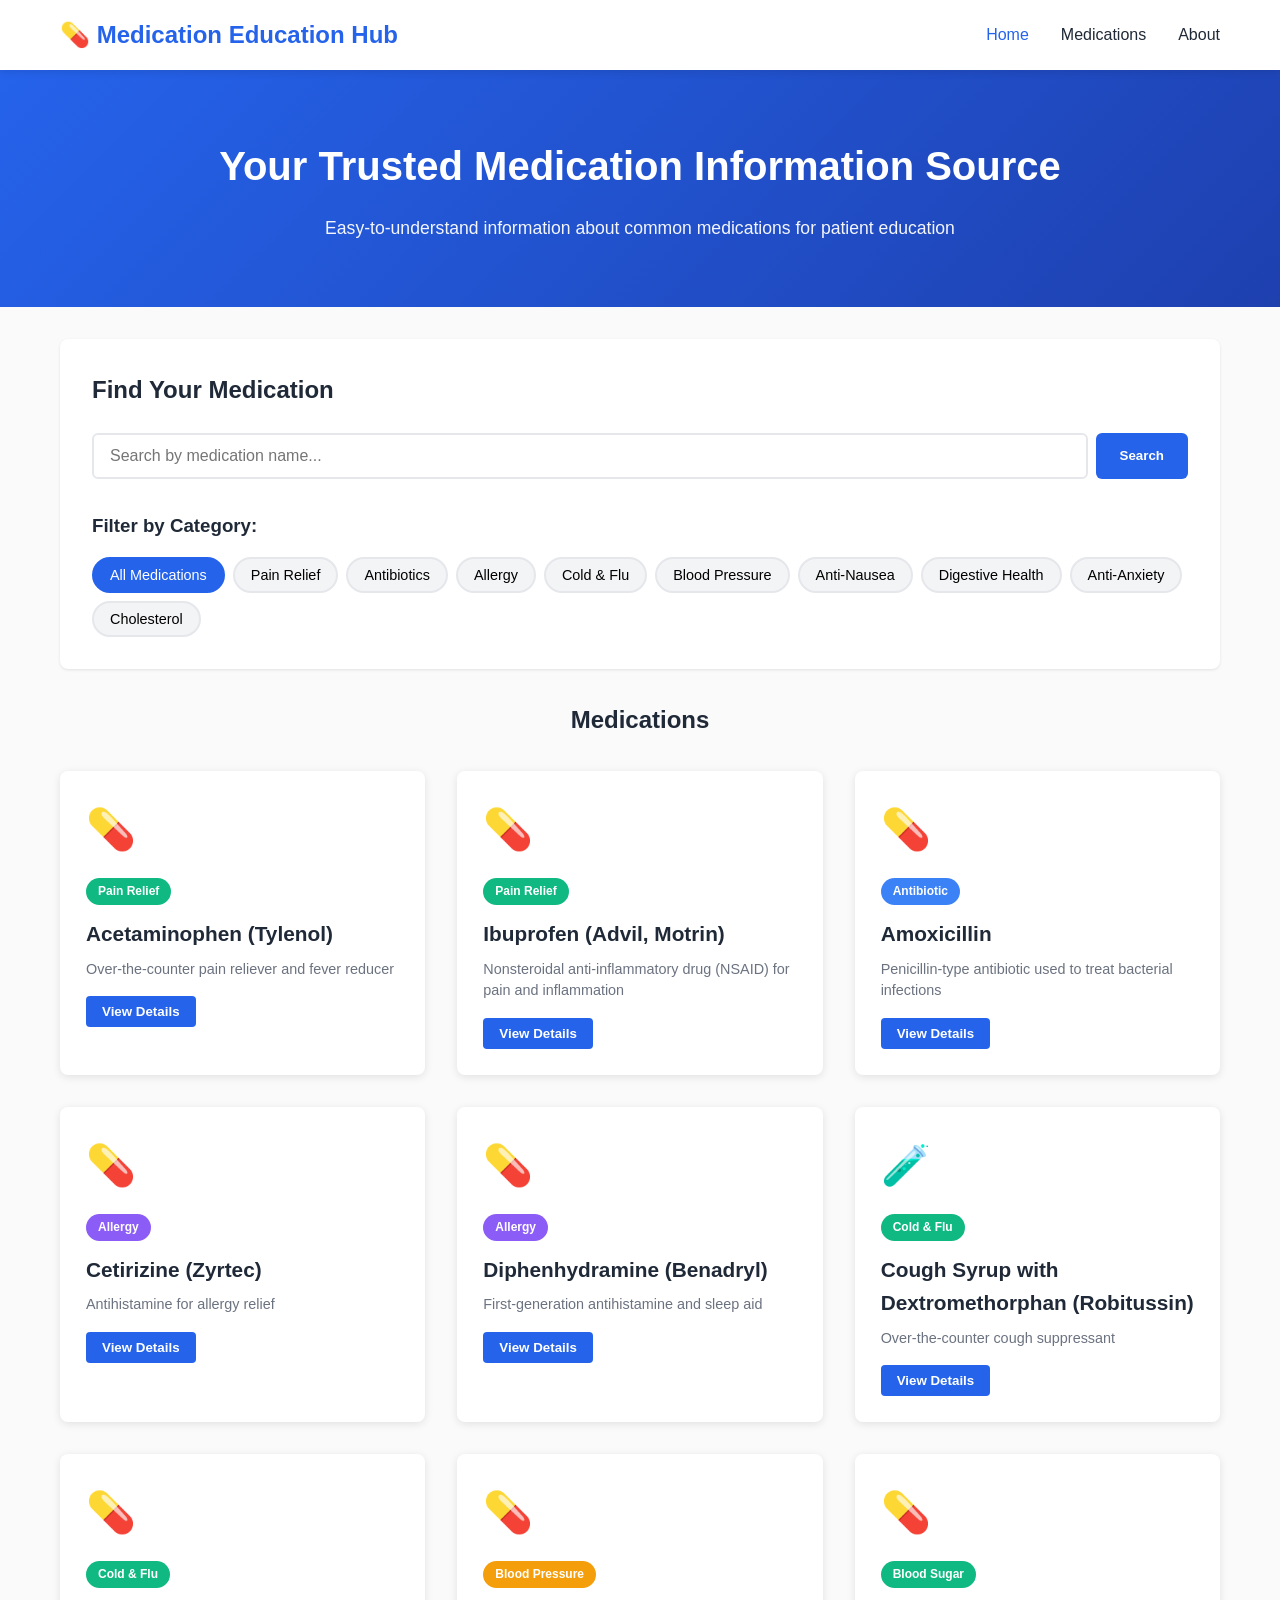
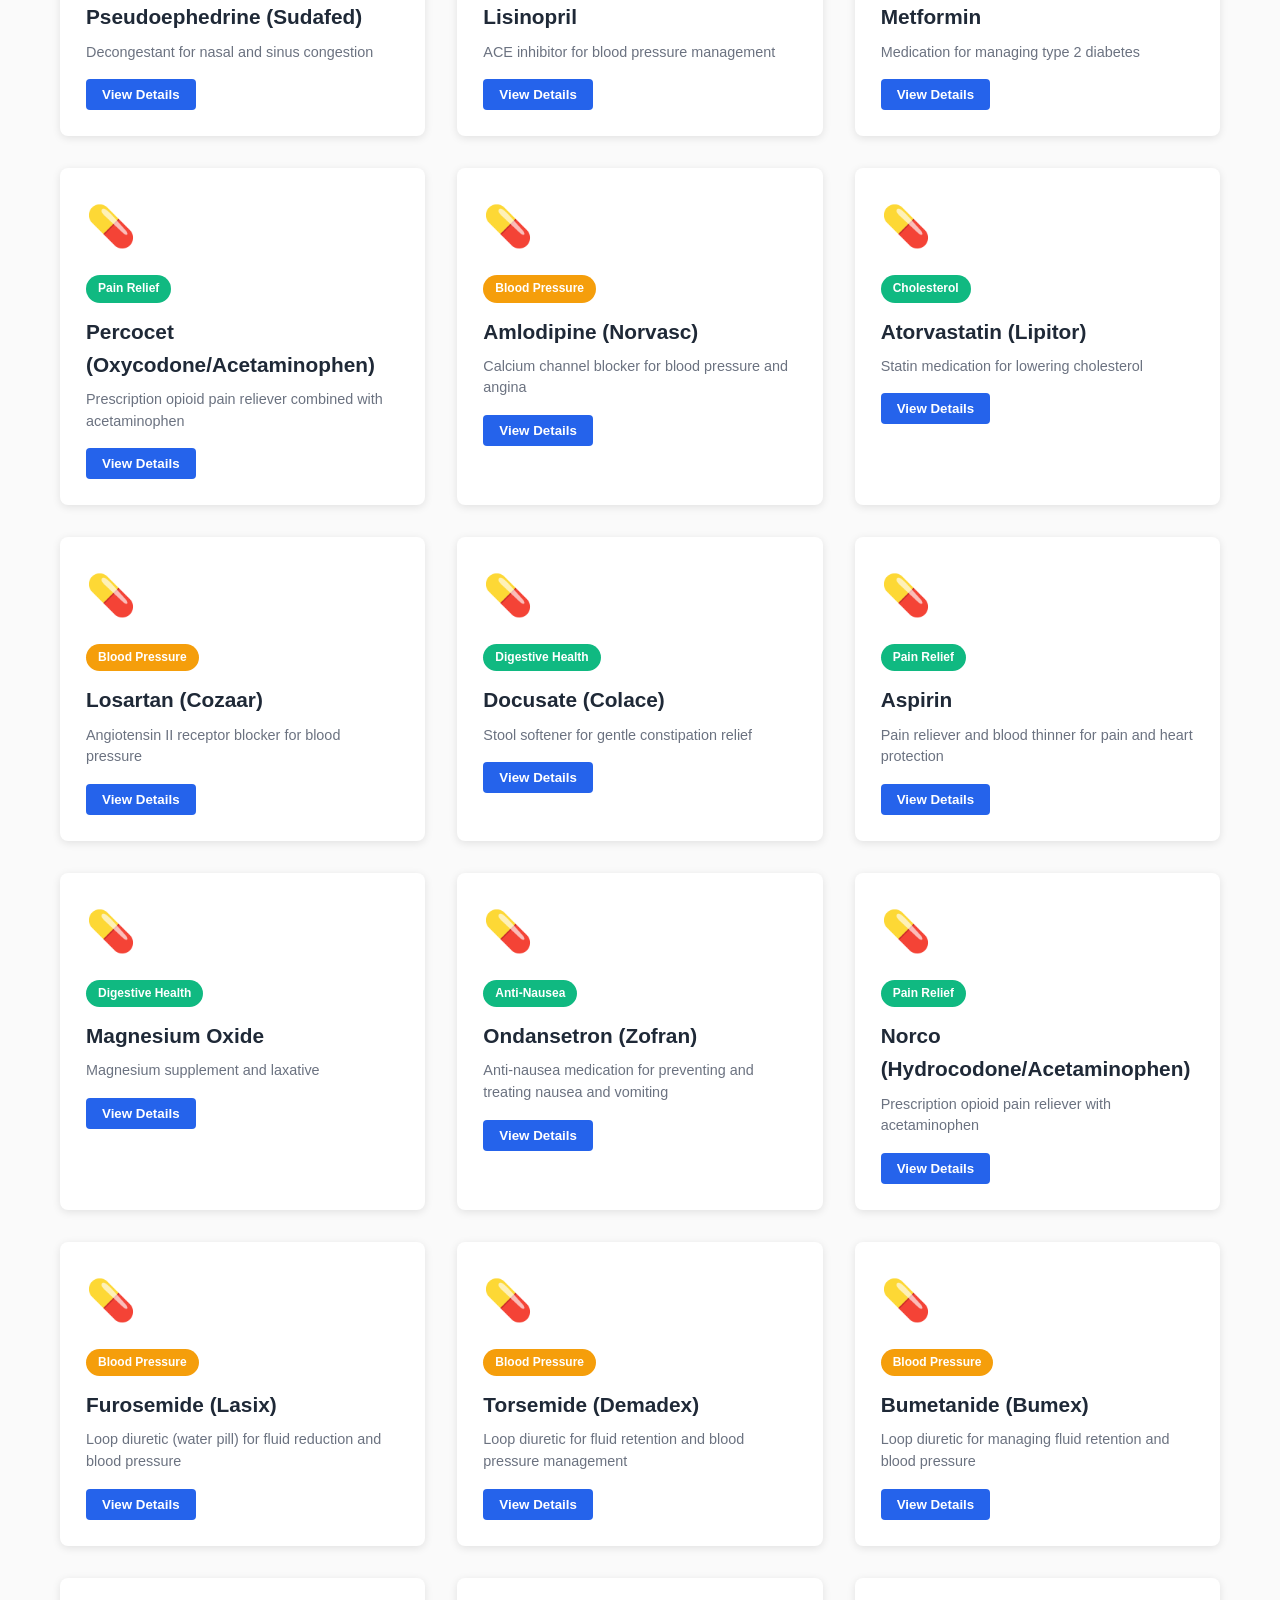
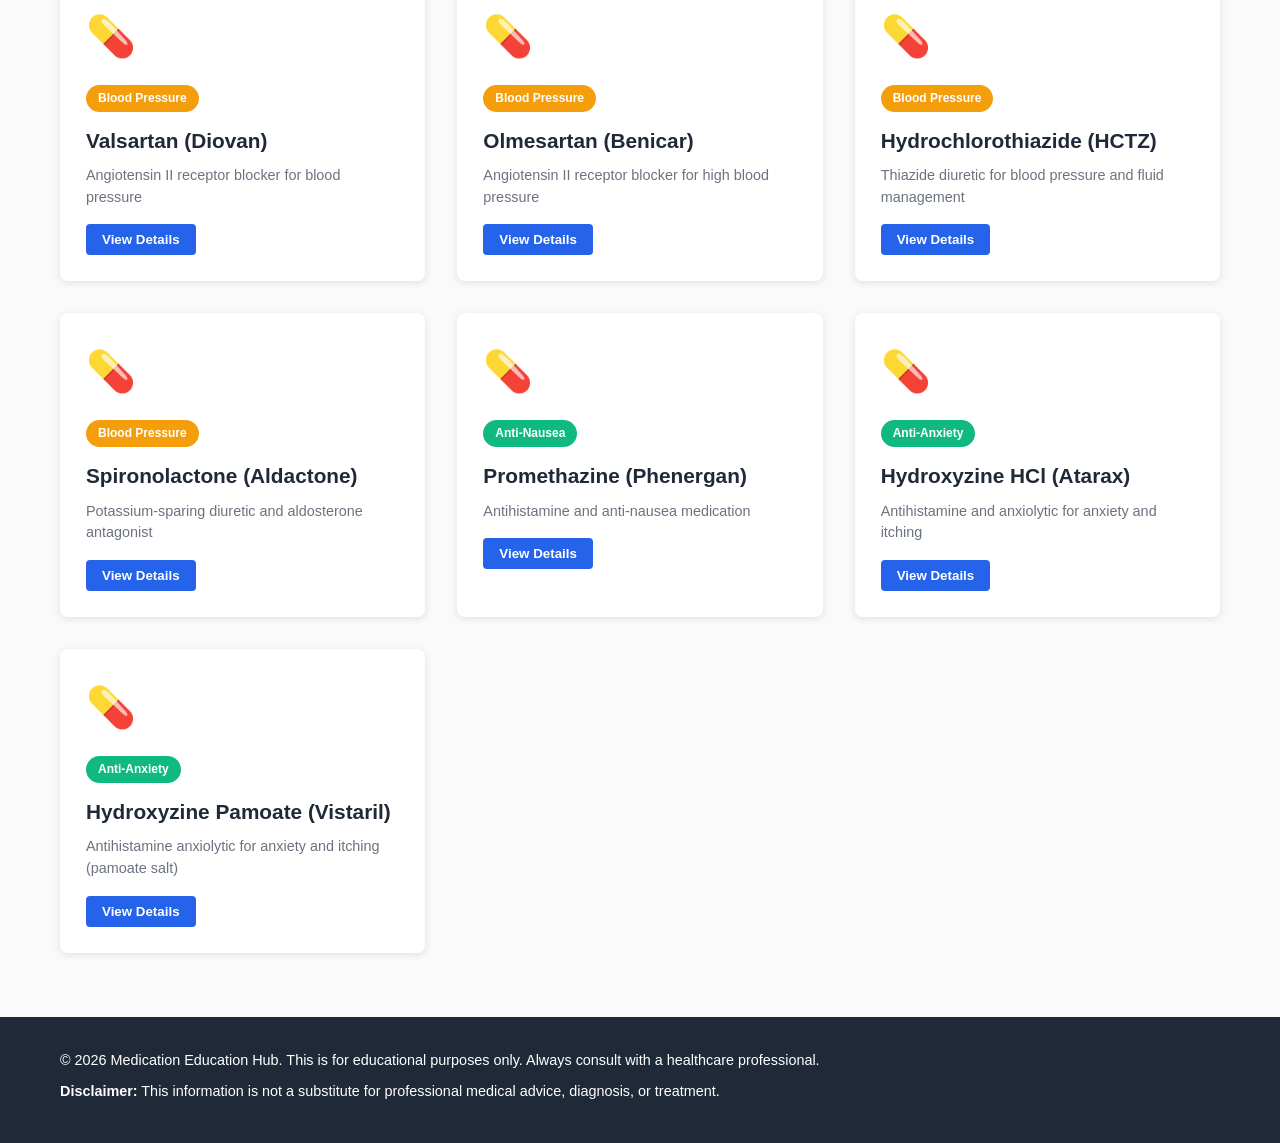
<file: index.html>
<!DOCTYPE html>
<html lang="en">
<head>
    <meta charset="UTF-8">
    <meta name="viewport" content="width=device-width, initial-scale=1.0">
    <title>Medication Education Hub - Patient Information</title>
    <link rel="stylesheet" href="css/style.css">
</head>
<body>
    <!-- Navigation Bar -->
    <nav class="navbar">
        <div class="container">
            <div class="logo">💊 Medication Education Hub</div>
            <ul class="nav-links">
                <li><a href="index.html" class="active">Home</a></li>
                <li><a href="#medications">Medications</a></li>
                <li><a href="about.html">About</a></li>
            </ul>
        </div>
    </nav>

    <!-- Hero Section -->
    <section class="hero">
        <div class="hero-content">
            <h1>Your Trusted Medication Information Source</h1>
            <p>Easy-to-understand information about common medications for patient education</p>
        </div>
    </section>

    <!-- Main Content -->
    <main class="container">
        <!-- Search and Filter Section -->
        <section class="search-section">
            <h2>Find Your Medication</h2>
            
            <div class="search-bar">
                <input 
                    type="text" 
                    id="searchInput" 
                    placeholder="Search by medication name..." 
                    class="search-input"
                >
                <button id="searchBtn" class="search-btn">Search</button>
            </div>

            <div class="filter-section">
                <h3>Filter by Category:</h3>
                <div class="filter-buttons">
                    <button class="filter-btn active" data-category="all">All Medications</button>
                    <button class="filter-btn" data-category="Pain Relief">Pain Relief</button>
                    <button class="filter-btn" data-category="Antibiotic">Antibiotics</button>
                    <button class="filter-btn" data-category="Allergy">Allergy</button>
                    <button class="filter-btn" data-category="Cold & Flu">Cold & Flu</button>
                    <button class="filter-btn" data-category="Blood Pressure">Blood Pressure</button>
                    <button class="filter-btn" data-category="Anti-Nausea">Anti-Nausea</button>
                    <button class="filter-btn" data-category="Digestive Health">Digestive Health</button>
                    <button class="filter-btn" data-category="Anti-Anxiety">Anti-Anxiety</button>
                    <button class="filter-btn" data-category="Cholesterol">Cholesterol</button>    
                </div>
            </div>
        </section>

        <!-- Medications Grid -->
        <section id="medications" class="medications-section">
            <h2>Medications</h2>
            <div id="medicationsGrid" class="medications-grid">
                <!-- Medication cards will be loaded here by JavaScript -->
            </div>
        </section>

        <!-- No Results Message -->
        <div id="noResults" class="no-results" style="display: none;">
            <p>No medications found. Try a different search or filter.</p>
        </div>
    </main>

    <!-- Medication Detail Modal -->
    <div id="medicationModal" class="modal">
        <div class="modal-content">
            <span class="close">&times;</span>
            <div id="modalBody">
                <!-- Medication details will be loaded here -->
            </div>
        </div>
    </div>

    <!-- Footer -->
    <footer class="footer">
        <div class="container">
            <p>&copy; 2026 Medication Education Hub. This is for educational purposes only. Always consult with a healthcare professional.</p>
            <p><strong>Disclaimer:</strong> This information is not a substitute for professional medical advice, diagnosis, or treatment.</p>
        </div>
    </footer>

    <script src="js/app.js"></script>
</body>
</html>
</file>
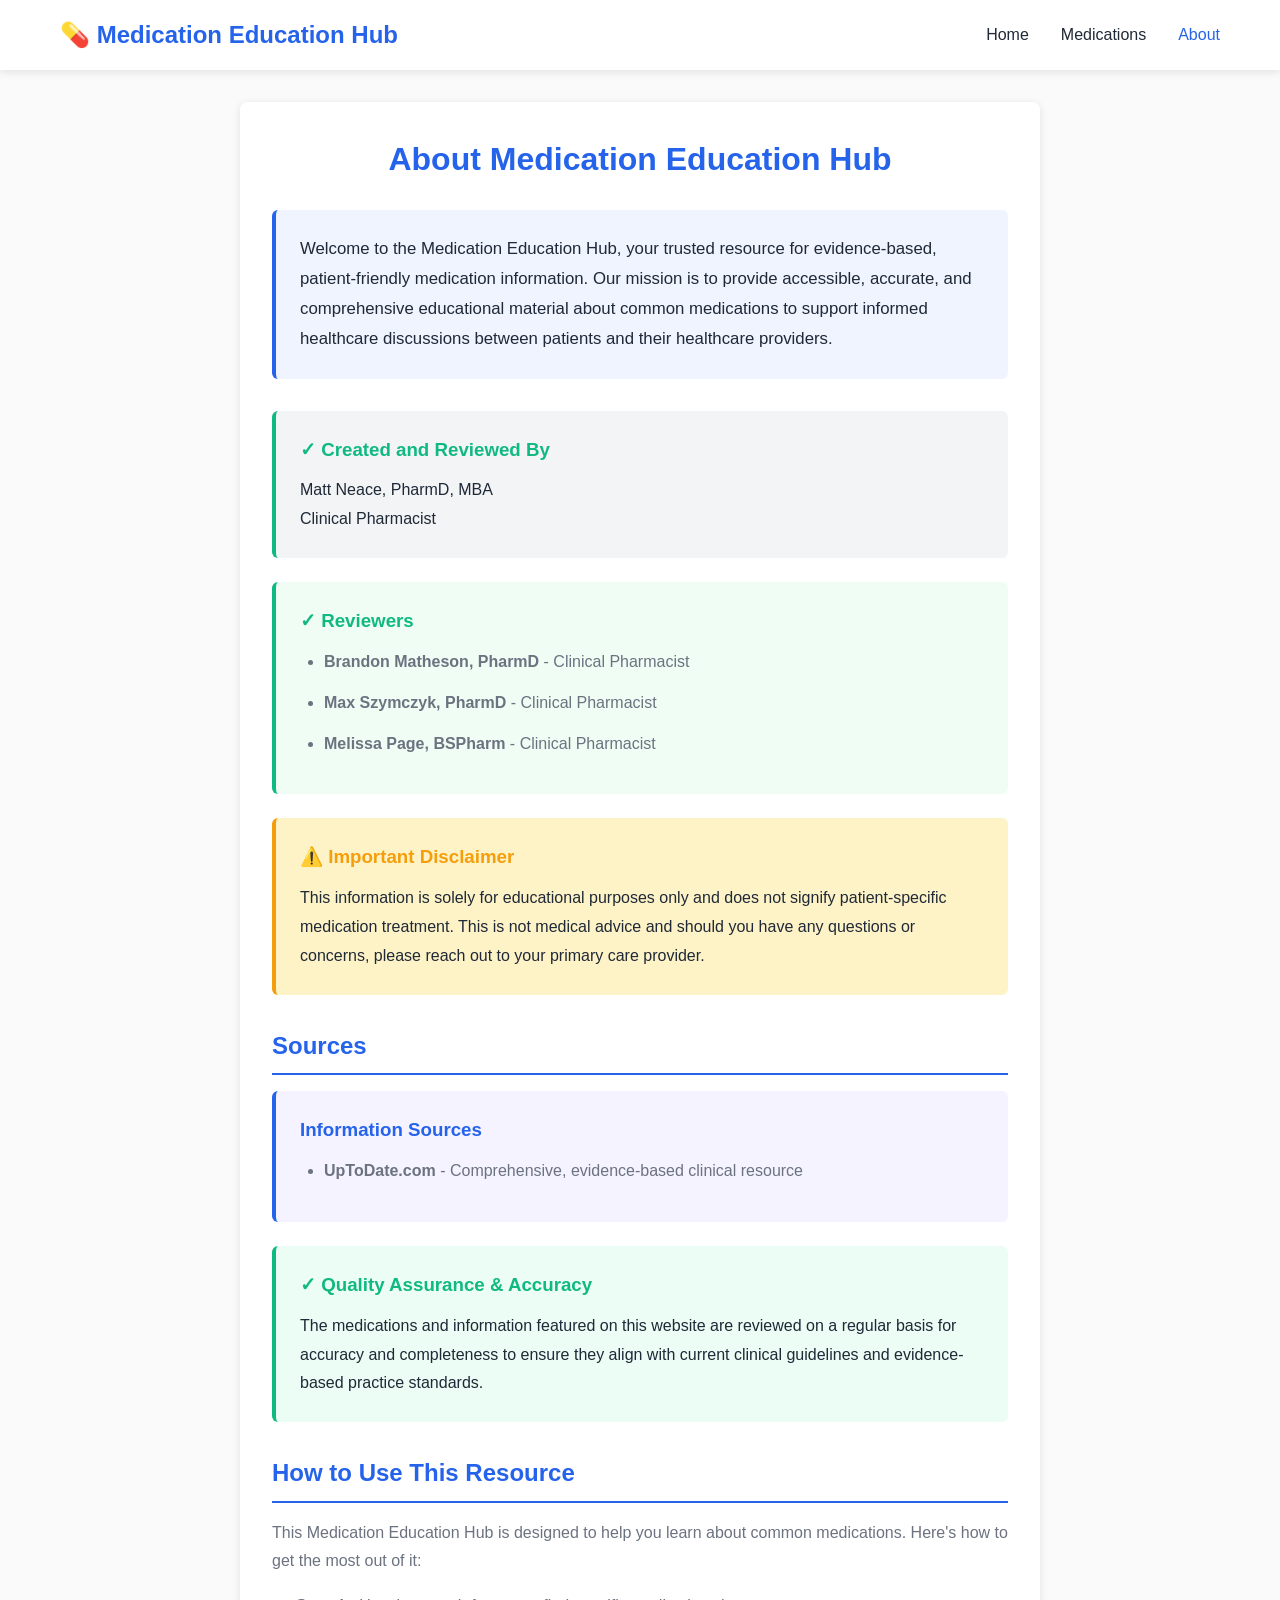
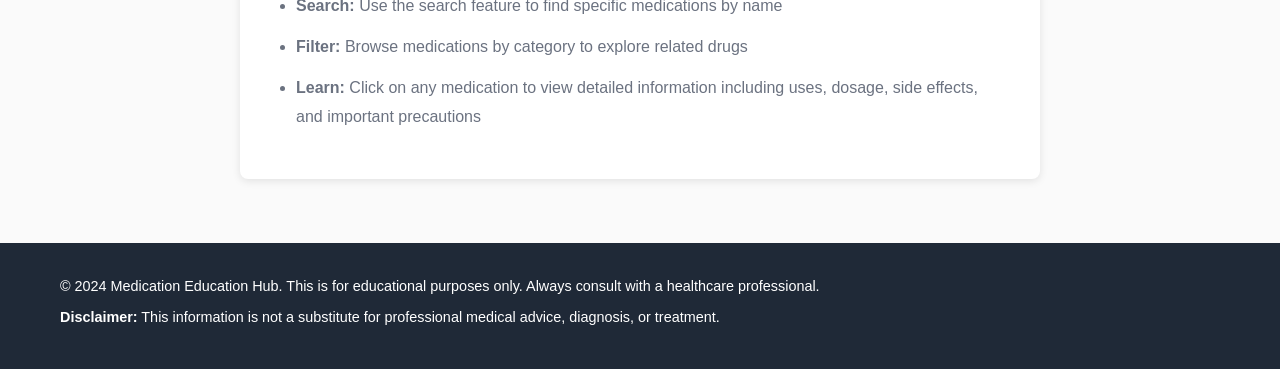
<file: about.html>
<!DOCTYPE html>
<html lang="en">
<head>
    <meta charset="UTF-8">
    <meta name="viewport" content="width=device-width, initial-scale=1.0">
    <title>About Us - Medication Education Hub</title>
    <link rel="stylesheet" href="css/style.css">
    <style>
        .about-container {
            max-width: 800px;
            margin: 2rem auto;
            padding: 2rem;
            background-color: white;
            border-radius: 8px;
            box-shadow: 0 2px 8px rgba(0, 0, 0, 0.1);
        }

        .about-container h1 {
            color: var(--primary-color);
            margin-bottom: 1.5rem;
            text-align: center;
        }

        .about-container h2 {
            color: var(--primary-color);
            margin-top: 2rem;
            margin-bottom: 1rem;
            border-bottom: 2px solid var(--primary-color);
            padding-bottom: 0.5rem;
        }

        .about-container p {
            color: var(--light-text);
            line-height: 1.8;
            margin-bottom: 1rem;
        }

        .about-container ul {
            color: var(--light-text);
            line-height: 1.8;
            margin-left: 1.5rem;
            margin-bottom: 1rem;
        }

        .about-container li {
            margin-bottom: 0.75rem;
        }

        .intro-section {
            background-color: #f0f4ff;
            padding: 1.5rem;
            border-radius: 6px;
            margin-bottom: 2rem;
            border-left: 4px solid var(--primary-color);
        }

        .intro-section p {
            margin-bottom: 0;
            font-size: 1.05rem;
            color: var(--dark-text);
        }

        .created-by-section {
            background-color: #f3f4f6;
            padding: 1.5rem;
            border-radius: 6px;
            margin-bottom: 1.5rem;
            border-left: 4px solid var(--secondary-color);
        }

        .created-by-section h3 {
            color: var(--secondary-color);
            margin-top: 0;
            margin-bottom: 0.75rem;
        }

        .created-by-section p {
            margin-bottom: 0;
            font-weight: 500;
            color: var(--dark-text);
        }

        .reviewers-section {
            background-color: #f0fdf4;
            padding: 1.5rem;
            border-radius: 6px;
            margin-bottom: 1.5rem;
            border-left: 4px solid var(--secondary-color);
        }

        .reviewers-section h3 {
            color: var(--secondary-color);
            margin-top: 0;
            margin-bottom: 0.75rem;
        }

        .reviewers-section ul {
            margin-left: 1.5rem;
            margin-bottom: 0;
        }

        .disclaimer-section {
            background-color: #fef3c7;
            padding: 1.5rem;
            border-radius: 6px;
            margin-bottom: 1.5rem;
            border-left: 4px solid var(--accent-color);
        }

        .disclaimer-section h3 {
            color: var(--accent-color);
            margin-top: 0;
            margin-bottom: 0.75rem;
        }

        .disclaimer-section p {
            margin-bottom: 0;
            color: var(--dark-text);
            font-weight: 500;
        }

        .sources-section {
            background-color: #f5f3ff;
            padding: 1.5rem;
            border-radius: 6px;
            margin-bottom: 1.5rem;
            border-left: 4px solid var(--primary-color);
        }

        .sources-section h3 {
            color: var(--primary-color);
            margin-top: 0;
            margin-bottom: 0.75rem;
        }

        .sources-section ul {
            margin-left: 1.5rem;
            margin-bottom: 0;
        }

        .quality-section {
            background-color: #ecfdf5;
            padding: 1.5rem;
            border-radius: 6px;
            border-left: 4px solid var(--secondary-color);
        }

        .quality-section h3 {
            color: var(--secondary-color);
            margin-top: 0;
            margin-bottom: 0.75rem;
        }

        .quality-section p {
            margin-bottom: 0.75rem;
            color: var(--dark-text);
        }

        .quality-section p:last-child {
            margin-bottom: 0;
        }

        .contact-link {
            color: var(--primary-color);
            text-decoration: none;
            font-weight: 600;
        }

        .contact-link:hover {
            text-decoration: underline;
        }

        @media (max-width: 768px) {
            .about-container {
                margin: 1rem;
                padding: 1.5rem;
            }
        }
    </style>
</head>
<body>
    <!-- Navigation Bar -->
    <nav class="navbar">
        <div class="container">
            <div class="logo">💊 Medication Education Hub</div>
            <ul class="nav-links">
                <li><a href="index.html">Home</a></li>
                <li><a href="index.html#medications">Medications</a></li>
                <li><a href="about.html" class="active">About</a></li>
            </ul>
        </div>
    </nav>

    <!-- Main Content -->
    <main class="container">
        <div class="about-container">
            <h1>About Medication Education Hub</h1>

            <!-- Intro Section -->
            <div class="intro-section">
                <p>Welcome to the Medication Education Hub, your trusted resource for evidence-based, patient-friendly medication information. Our mission is to provide accessible, accurate, and comprehensive educational material about common medications to support informed healthcare discussions between patients and their healthcare providers.</p>
            </div>

            <!-- Created By Section -->
            <div class="created-by-section">
                <h3>✓ Created and Reviewed By</h3>
                <p>Matt Neace, PharmD, MBA<br>Clinical Pharmacist</p>
            </div>

            <!-- Reviewers Section -->
            <div class="reviewers-section">
                <h3>✓ Reviewers</h3>
                <ul>
                    <li><strong>Brandon Matheson, PharmD</strong> - Clinical Pharmacist</li>
                    <li><strong>Max Szymczyk, PharmD</strong> - Clinical Pharmacist</li>
                    <li><strong>Melissa Page, BSPharm</strong> - Clinical Pharmacist</li>
                </ul>
            </div>

            <!-- Disclaimer Section -->
            <div class="disclaimer-section">
                <h3>⚠️ Important Disclaimer</h3>
                <p>This information is solely for educational purposes only and does not signify patient-specific medication treatment. This is not medical advice and should you have any questions or concerns, please reach out to your primary care provider.</p>
            </div>

            <!-- Sources Section -->
            <h2>Sources</h2>
            <div class="sources-section">
                <h3>Information Sources</h3>
                <ul>
                    <li><strong>UpToDate.com</strong> - Comprehensive, evidence-based clinical resource</li>
                </ul>
            </div>

            <!-- Quality Assurance Section -->
            <div class="quality-section">
                <h3>✓ Quality Assurance & Accuracy</h3>
                <p>The medications and information featured on this website are reviewed on a regular basis for accuracy and completeness to ensure they align with current clinical guidelines and evidence-based practice standards.</p>
            </div>

            <!-- Additional Information -->
            <h2>How to Use This Resource</h2>
            <p>This Medication Education Hub is designed to help you learn about common medications. Here's how to get the most out of it:</p>
            <ul>
                <li><strong>Search:</strong> Use the search feature to find specific medications by name</li>
                <li><strong>Filter:</strong> Browse medications by category to explore related drugs</li>
                <li><strong>Learn:</strong> Click on any medication to view detailed information including uses, dosage, side effects, and important precautions</li>
            </ul>
        </div>
    </main>

    <!-- Footer -->
    <footer class="footer">
        <div class="container">
            <p>&copy; 2024 Medication Education Hub. This is for educational purposes only. Always consult with a healthcare professional.</p>
            <p><strong>Disclaimer:</strong> This information is not a substitute for professional medical advice, diagnosis, or treatment.</p>
        </div>
    </footer>
</body>
</html>
</file>
<file: css/style.css>
/* ========== Global Styles ========== */
* {
    margin: 0;
    padding: 0;
    box-sizing: border-box;
}

:root {
    --primary-color: #2563eb;
    --primary-dark: #1e40af;
    --secondary-color: #10b981;
    --accent-color: #f59e0b;
    --danger-color: #ef4444;
    --light-bg: #f3f4f6;
    --white: #ffffff;
    --dark-text: #1f2937;
    --light-text: #6b7280;
    --border-color: #e5e7eb;
}

body {
    font-family: 'Segoe UI', Tahoma, Geneva, Verdana, sans-serif;
    line-height: 1.6;
    color: var(--dark-text);
    background-color: #fafafa;
}

.container {
    max-width: 1200px;
    margin: 0 auto;
    padding: 0 20px;
}

/* ========== Navigation Bar ========== */
.navbar {
    background-color: var(--white);
    box-shadow: 0 2px 8px rgba(0, 0, 0, 0.1);
    position: sticky;
    top: 0;
    z-index: 100;
}

.navbar .container {
    display: flex;
    justify-content: space-between;
    align-items: center;
    padding: 1rem 20px;
}

.logo {
    font-size: 1.5rem;
    font-weight: bold;
    color: var(--primary-color);
}

.nav-links {
    display: flex;
    list-style: none;
    gap: 2rem;
}

.nav-links a {
    text-decoration: none;
    color: var(--dark-text);
    font-weight: 500;
    transition: color 0.3s ease;
}

.nav-links a:hover,
.nav-links a.active {
    color: var(--primary-color);
}

/* ========== Hero Section ========== */
.hero {
    background: linear-gradient(135deg, var(--primary-color) 0%, var(--primary-dark) 100%);
    color: var(--white);
    padding: 4rem 20px;
    text-align: center;
}

.hero-content h1 {
    font-size: 2.5rem;
    margin-bottom: 1rem;
}

.hero-content p {
    font-size: 1.1rem;
    opacity: 0.95;
}

/* ========== Search Section ========== */
.search-section {
    background-color: var(--white);
    padding: 2rem;
    margin: 2rem 0;
    border-radius: 8px;
    box-shadow: 0 1px 3px rgba(0, 0, 0, 0.1);
}

.search-section h2 {
    margin-bottom: 1.5rem;
    color: var(--dark-text);
}

.search-bar {
    display: flex;
    gap: 0.5rem;
    margin-bottom: 2rem;
}

.search-input {
    flex: 1;
    padding: 0.75rem 1rem;
    border: 2px solid var(--border-color);
    border-radius: 6px;
    font-size: 1rem;
    transition: border-color 0.3s ease;
}

.search-input:focus {
    outline: none;
    border-color: var(--primary-color);
}

.search-btn {
    padding: 0.75rem 1.5rem;
    background-color: var(--primary-color);
    color: var(--white);
    border: none;
    border-radius: 6px;
    cursor: pointer;
    font-weight: 600;
    transition: background-color 0.3s ease;
}

.search-btn:hover {
    background-color: var(--primary-dark);
}

/* ========== Filter Section ========== */
.filter-section h3 {
    margin-bottom: 1rem;
    color: var(--dark-text);
}

.filter-buttons {
    display: flex;
    flex-wrap: wrap;
    gap: 0.5rem;
}

.filter-btn {
    padding: 0.5rem 1rem;
    background-color: var(--light-bg);
    border: 2px solid var(--border-color);
    border-radius: 20px;
    cursor: pointer;
    font-size: 0.9rem;
    transition: all 0.3s ease;
}

.filter-btn:hover {
    border-color: var(--primary-color);
    color: var(--primary-color);
}

.filter-btn.active {
    background-color: var(--primary-color);
    color: var(--white);
    border-color: var(--primary-color);
}

/* ========== Medications Grid ========== */
.medications-section {
    margin: 2rem 0;
}

.medications-section h2 {
    margin-bottom: 2rem;
    text-align: center;
    color: var(--dark-text);
}

.medications-grid {
    display: grid;
    grid-template-columns: repeat(auto-fill, minmax(280px, 1fr));
    gap: 2rem;
}

/* ========== Medication Card ========== */
.medication-card {
    background-color: var(--white);
    border-radius: 8px;
    box-shadow: 0 2px 8px rgba(0, 0, 0, 0.1);
    padding: 1.5rem;
    cursor: pointer;
    transition: all 0.3s ease;
    border: 2px solid transparent;
}

.medication-card:hover {
    transform: translateY(-5px);
    box-shadow: 0 8px 16px rgba(0, 0, 0, 0.15);
    border-color: var(--primary-color);
}

.card-icon {
    font-size: 2.5rem;
    margin-bottom: 1rem;
}

.card-category {
    display: inline-block;
    background-color: var(--secondary-color);
    color: var(--white);
    padding: 0.25rem 0.75rem;
    border-radius: 20px;
    font-size: 0.75rem;
    font-weight: 600;
    margin-bottom: 0.75rem;
}

.card-category.pain {
    background-color: #ef4444;
}

.card-category.antibiotic {
    background-color: #3b82f6;
}

.card-category.allergy {
    background-color: #8b5cf6;
}

.card-category.cold {
    background-color: #06b6d4;
}

.card-category.blood-pressure {
    background-color: #f59e0b;
}

.medication-card h3 {
    color: var(--dark-text);
    margin-bottom: 0.5rem;
    font-size: 1.3rem;
}

.medication-card p {
    color: var(--light-text);
    font-size: 0.9rem;
    margin-bottom: 1rem;
    line-height: 1.5;
}

.view-details-btn {
    display: inline-block;
    background-color: var(--primary-color);
    color: var(--white);
    padding: 0.5rem 1rem;
    border: none;
    border-radius: 4px;
    cursor: pointer;
    font-weight: 600;
    transition: background-color 0.3s ease;
}

.view-details-btn:hover {
    background-color: var(--primary-dark);
}

/* ========== No Results ========== */
.no-results {
    text-align: center;
    padding: 3rem;
    background-color: var(--light-bg);
    border-radius: 8px;
    color: var(--light-text);
}

/* ========== Modal ========== */
.modal {
    display: none;
    position: fixed;
    z-index: 1000;
    left: 0;
    top: 0;
    width: 100%;
    height: 100%;
    background-color: rgba(0, 0, 0, 0.5);
    animation: fadeIn 0.3s ease;
}

@keyframes fadeIn {
    from {
        opacity: 0;
    }
    to {
        opacity: 1;
    }
}

.modal-content {
    background-color: var(--white);
    margin: 5% auto;
    padding: 2rem;
    border-radius: 8px;
    max-width: 600px;
    max-height: 80vh;
    overflow-y: auto;
    animation: slideIn 0.3s ease;
}

@keyframes slideIn {
    from {
        transform: translateY(-50px);
        opacity: 0;
    }
    to {
        transform: translateY(0);
        opacity: 1;
    }
}

.close {
    color: var(--light-text);
    float: right;
    font-size: 2rem;
    font-weight: bold;
    cursor: pointer;
    transition: color 0.3s ease;
}

.close:hover {
    color: var(--dark-text);
}

/* ========== Modal Details ========== */
.modal-header {
    margin-bottom: 2rem;
}

.modal-header h2 {
    color: var(--primary-color);
    margin-bottom: 0.5rem;
}

.modal-category {
    display: inline-block;
    background-color: var(--secondary-color);
    color: var(--white);
    padding: 0.25rem 0.75rem;
    border-radius: 20px;
    font-size: 0.85rem;
    font-weight: 600;
}

.detail-section {
    margin-bottom: 1.5rem;
}

.detail-section h3 {
    color: var(--primary-color);
    margin-bottom: 0.75rem;
    font-size: 1.1rem;
}

.detail-section p,
.detail-section ul {
    color: var(--light-text);
    line-height: 1.8;
}

.detail-section ul {
    margin-left: 1.5rem;
}

.detail-section li {
    margin-bottom: 0.5rem;
}

.warning-box {
    background-color: #fef3c7;
    border-left: 4px solid var(--accent-color);
    padding: 1rem;
    margin: 1rem 0;
    border-radius: 4px;
}

.warning-box strong {
    color: var(--accent-color);
}

/* ========== Footer ========== */
.footer {
    background-color: var(--dark-text);
    color: var(--white);
    padding: 2rem;
    margin-top: 4rem;
}

.footer p {
    margin-bottom: 0.5rem;
    font-size: 0.9rem;
}

/* ========== Responsive Design ========== */
@media (max-width: 768px) {
    .hero-content h1 {
        font-size: 1.8rem;
    }

    .nav-links {
        gap: 1rem;
    }

    .medications-grid {
        grid-template-columns: 1fr;
    }

    .search-bar {
        flex-direction: column;
    }

    .filter-buttons {
        flex-direction: column;
    }

    .filter-btn {
        width: 100%;
        text-align: center;
    }

    .modal-content {
        margin: 20% auto;
        width: 90%;
        max-width: 100%;
    }
}

@media (max-width: 480px) {
    .navbar .container {
        flex-direction: column;
        gap: 1rem;
    }

    .nav-links {
        width: 100%;
        justify-content: center;
    }

    .logo {
        font-size: 1.2rem;
    }

    .hero-content h1 {
        font-size: 1.5rem;
    }

    .hero-content p {
        font-size: 1rem;
    }
}
</file>
